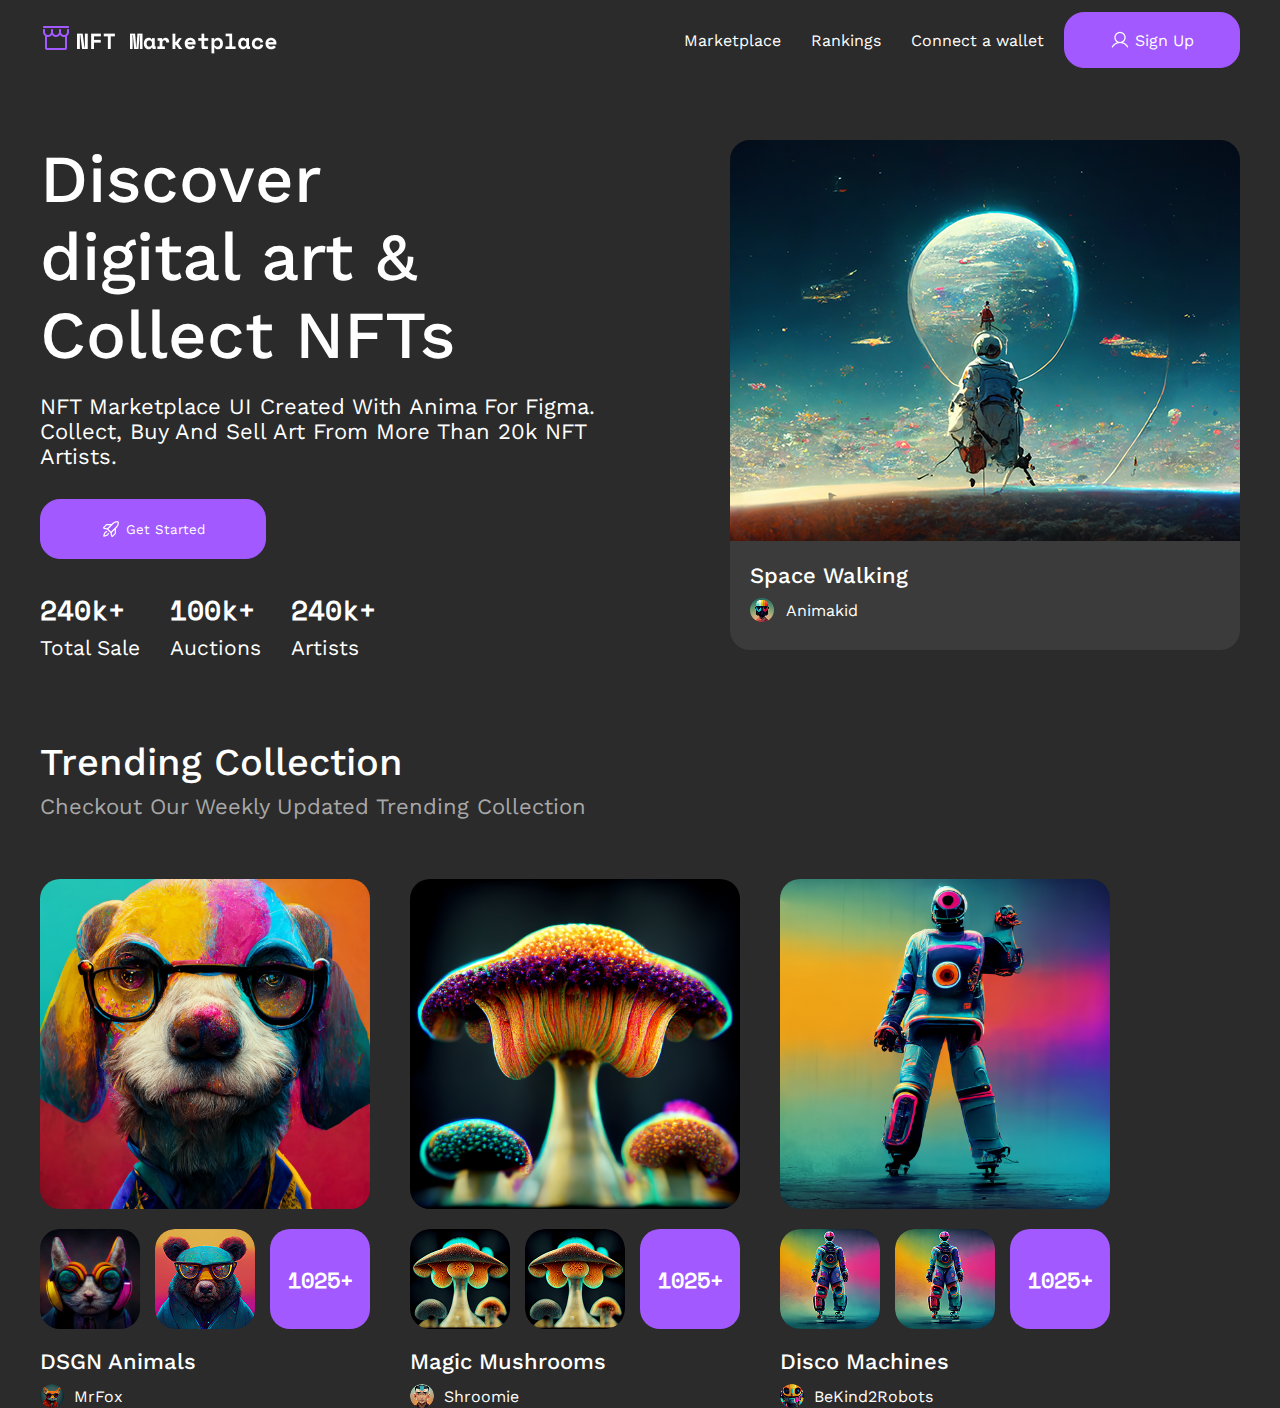
<file: index.html>
<!DOCTYPE html>
<html lang="en">

<head>
    <meta charset="UTF-8" />
    <meta name="viewport" content="width=device-width, initial-scale=1.0" />
    <link rel="stylesheet" href="./style.css" />
    <link rel="stylesheet" href="https://cdnjs.cloudflare.com/ajax/libs/font-awesome/6.7.2/css/all.min.css">
    <title>NFT HomePage</title>
</head>

<body>
    <nav>
        <div class="nav__container">
            <div class="nav__container-logo">
                <a href="./index.html">
                    <img src="/Assets/nav-logo.png" alt="it is a logo" loading="lazy" />
                    <img src="/Assets/NFT Marketplace.png" alt="it is a text" loading="lazy" />
                </a>
            </div>
            <div class="nav__container-right">
                <button class="nav-bar">
                    <img src="/Assets/nav menu.png" alt="it is a menu" loading="lazy" />
                </button>
                <button class="xmark"><i class="fa-solid fa-x "></i></button>
                <ul class="container__right-list">
                    <li><a href="#">Marketplace</a></li>
                    <li><a href="./creators/creators.html">Rankings</a></li>
                    <li><a href="./connect-wallet/connect-wallet.html">Connect a wallet</a></li>
                </ul>
                <div class="container__right-button">
                    <a href="./signup/signup.html">
                        <button class="header__button">
                            <img src="/Assets/User.png" alt="it is a user" /> Sign Up
                        </button></a>
                </div>
            </div>
        </div>
    </nav>
    <main>
        <section class="hero">
            <div class="hero__container">
                <div class="hero__container-textBox">
                    <div class="container__textBox-title">
                        <h1>
                            Discover <br />
                            digital art & <br />
                            Collect NFTs
                        </h1>
                        <p>
                            NFT marketplace UI created with Anima for Figma. Collect, buy
                            and sell art from more than 20k NFT artists.
                        </p>
                    </div>
                    <div class="container__textBox-button">
                        <button>
                            <img src="/Assets/RocketLaunch.png" alt="it is a rocket" loading="lazy" />Get Started
                        </button>
                        <div class="textBox__button-salesBoxes">
                            <div class="button__salesBoxes-box">
                                <p>240k+</p>
                                <p>Total Sale</p>
                            </div>
                            <div class="button__salesBoxes-box">
                                <p>100k+</p>
                                <p>Auctions</p>
                            </div>
                            <div class="button__salesBoxes-box">
                                <p>240k+</p>
                                <p>Artists</p>
                            </div>
                        </div>
                    </div>
                </div>
                <div class="hero__container-imgBox">
                    <img src="/Assets/hero-imgBox-imh.png" alt="it is an image" loading="lazy" />
                    <div class="container__imgBox-bottom">
                        <p>Space Walking</p>
                        <div class="imgBox-bottom-avatar">
                            <img src="/Assets/Avatar.png" alt="it is profile pic" loading="lazy" />
                            <small>Animakid</small>
                        </div>
                    </div>
                </div>
            </div>
        </section>
        <section class="collection">
            <div class="collection-container">
                <div class="collection-title">
                    <h2>Trending Collection</h2>
                    <p>Checkout Our Weekly Updated Trending Collection</p>
                </div>
                <div class="collection-boxes">
                    <div class="collection-box1">
                        <img src="./Assets/collection-box1.png" alt="Dog Pic" loading="lazy" width="330" height="330">
                        <div class="collection-box1-imgbox">
                            <img src="./Assets/collection-box-imgbox1.png" alt="It is cat" loading="lazy" width="100" height="100"> 
                            <img src="./Assets/collection-box-imgbox2.png" alt="it is a cat" loading="lazy" width="100" height="100">
                            <p class="collection-box1-imgbox-text">1025+</p>
                        </div>
                        <div class="collection-box1-title">
                            <h4>DSGN Animals</h4>
                            <div class="collection-box1-title-avatar">
                                <img src="./Assets/collection-box1-title-avatar.png" alt="user avatar" loading="lazy" width="24" height="24">
                                <p>MrFox</p>
                            </div>
                        </div>
                    </div>
                    <div class="collection-box2">
                        <img src="./Assets/collection-box2.png" alt="Dog Pic" loading="lazy" width="330" height="330">
                        <div class="collection-box2-imgbox">
                            <img src="./Assets/collection-box2-imgbox1.png" alt="It is cat" loading="lazy" width="100" height="100"> 
                            <img src="./Assets/collection-box2-imgbox1.png" alt="it is a cat" loading="lazy" width="100" height="100">
                            <p class="collection-box1-imgbox-text">1025+</p>
                        </div>
                        <div class="collection-box2-title">
                            <h4>Magic Mushrooms</h4>
                            <div class="collection-box2-title-avatar">
                                <img src="./Assets/collection-box2-title-avatar.png" alt="user avatar" loading="lazy" width="24" height="24">
                                <p>Shroomie</p>
                            </div>
                        </div>
                    </div>
                    <div class="collection-box3">
                        <img src="./Assets/collection-box3.png" alt="Dog Pic" loading="lazy" width="330" height="330">
                        <div class="collection-box3-imgbox">
                            <img src="./Assets/collection-box-imgbox3.png" alt="It is cat" loading="lazy" width="100" height="100"> 
                            <img src="./Assets/collection-box-imgbox3.png" alt="it is a cat" loading="lazy" width="100" height="100">
                            <p class="collection-box1-imgbox-text">1025+</p>
                        </div>
                        <div class="collection-box3-title">
                            <h4>Disco Machines</h4>
                            <div class="collection-box3-title-avatar">
                                <img src="./Assets/collection-box3-title-avatar.png" alt="user avatar" loading="lazy" width="24" height="24">
                                <p>BeKind2Robots</p>
                            </div>
                        </div>
                    </div>
                </div>
            </div>
        </section>
        <!-- collection end -->
        <!-- Creators left -->
         <!-- Category begin -->
    </main>
</body>
<script src="./script.js"></script>
</html>
</file>
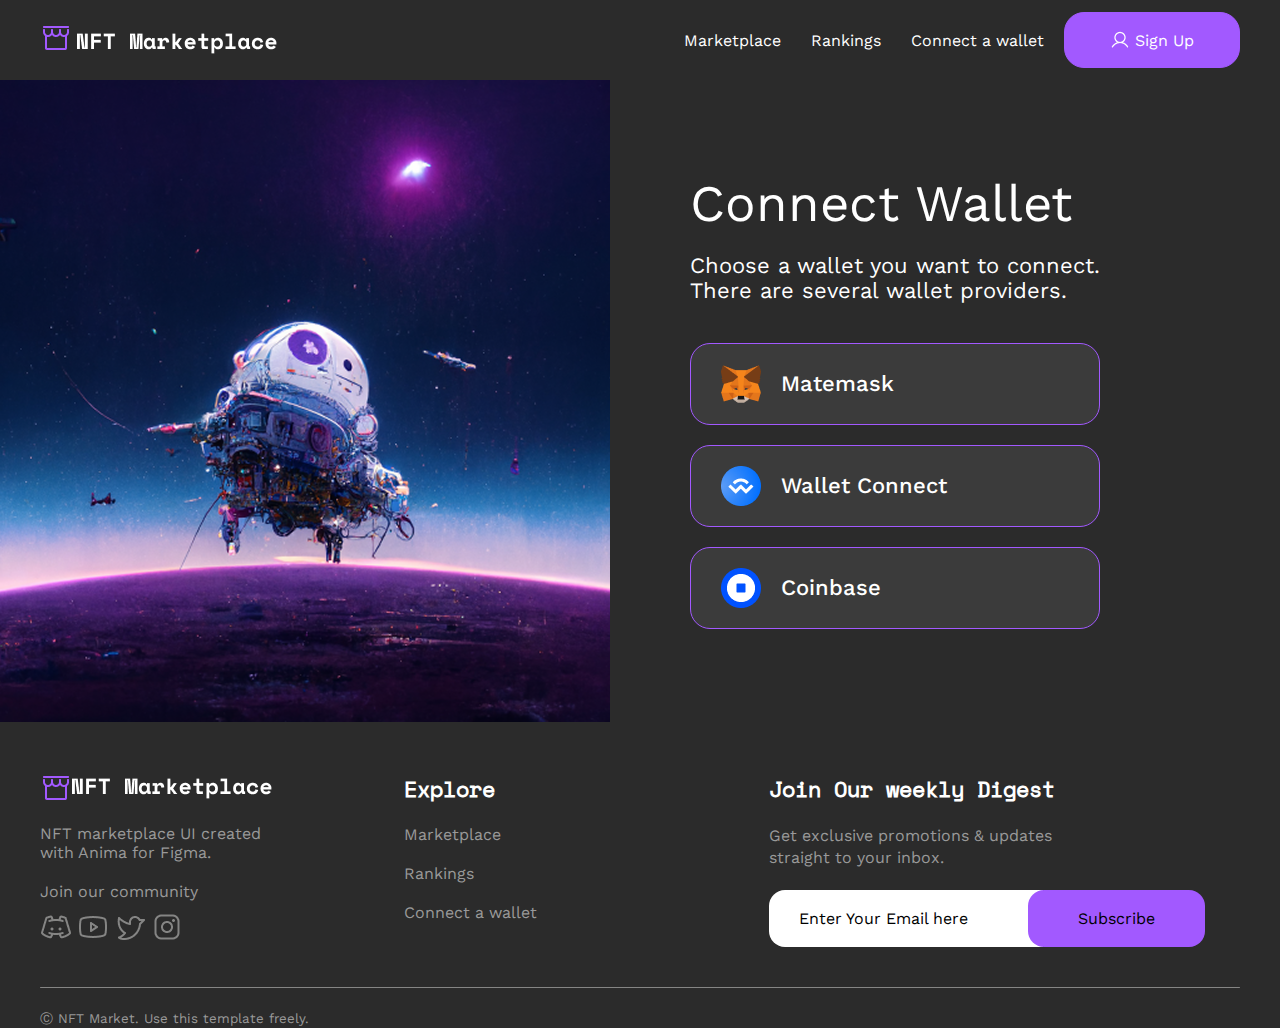
<file: connect-wallet/connect-wallet.html>
<!DOCTYPE html>
<html lang="en">
<head>
    <meta charset="UTF-8">
    <meta name="viewport" content="width=device-width, initial-scale=1.0">
    <link rel="stylesheet" href="./connect-wallet.css">
    <link rel="stylesheet" href="https://cdnjs.cloudflare.com/ajax/libs/font-awesome/6.7.2/css/all.min.css">
    <title>Connect Your wallet</title>
</head>
<body>
    <nav>
        <div class="nav__container">
            <div class="nav__container-logo">
                <a href="../index.html">
                    <img src="/Assets/nav-logo.png" alt="it is a logo" loading="lazy" />
                    <img src="/Assets/NFT Marketplace.png" alt="it is a text" loading="lazy" />
                </a>
            </div>
            <div class="nav__container-right">
                <button class="nav-bar">
                    <img src="/Assets/nav menu.png" alt="it is a menu" loading="lazy" />
                </button>
                <button class="xmark"><i class="fa-solid fa-x "></i></button>
                <ul class="container__right-list">
                    <li><a href="#">Marketplace</a></li>
                    <li><a href="../creators/creators.html">Rankings</a></li>
                    <li><a href="./connect-wallet.html">Connect a wallet</a></li>
                </ul>
                <div class="container__right-button">
                    <a href="../signup/signup.html">
                        <button class="header__button">
                            <img src="/Assets/User.png" alt="it is a user" /> Sign Up
                        </button></a>
                </div>
            </div>
        </div>
    </nav>

    <main>
        <section class="hero">
            <div class="hero-container">
                <img src="./connect-wallet-assets/Image Placeholder.png" class="hero-container-img alt="Space photo" width="610" height="642" loading="lazy">
                <div class="hero-textbox">
                    <div class="hero-textbox-title">
                        <h3>Connect Wallet</h3>
                        <p>Choose a wallet you want to connect. <br>There are several wallet providers.</p>
                    </div>
                    <div class="hero-textbox-types">
                        <div class="hero-textbox-types-box">
                            <img src="./connect-wallet-assets/Metamask.png" alt="Fox img" loading="lazy" width="40" height="40">
                            <p>Matemask</p>
                        </div>
                        <div class="hero-textbox-types-box">
                            <img src="./connect-wallet-assets/WalletConnect.png" alt="Connect img" loading="lazy" width="40" height="40">
                            <p>Wallet Connect</p>
                        </div>
                        <div class="hero-textbox-types-box">
                            <img src="./connect-wallet-assets/Coinbase.png" alt="Fox img" loading="lazy" width="40" height="40">
                            <p>Coinbase</p>
                        </div>
                    </div>
                </div>
            </div>
        </section>
    </main>


    <footer>
        <div class="footer-container">
          <div class="footer-column1">
            <a href="../index.html" class="logo">
              <img src="/Assets/nav-logo.png" alt="it is a logo" loading="lazy" />
              <img
                src="/Assets/NFT Marketplace.png"
                alt="it is a text"
                loading="lazy"
              />
            </a>
            <p>NFT marketplace UI created <br />with Anima for Figma.</p>
            <div class="footer-column1-community">
              <p>Join our community</p>
              <div class="footer-column1-community-brand">
                <img
                  src="./connect-wallet-assets/DiscordLogo (1).png"
                  alt="It is a discord logo"
                  loading="lazy"
                  width="32"
                  height="32"
                />
                <img
                  src="./connect-wallet-assets/YoutubeLogo (1).png"
                  alt="It is a youtube logo"
                  loading="lazy"
                  width="32"
                  height="32"
                />
                <img
                  src="./connect-wallet-assets/TwitterLogo (1).png"
                  alt="It is a twitter logo"
                  loading="lazy"
                  width="32"
                  height="32"
                />
                <img
                  src="./connect-wallet-assets/InstagramLogo (1).png"
                  alt="It is an instagram logo"
                  loading="lazy"
                  width="32"
                  height="32"
                />
              </div>
            </div>
          </div>
            <div class="footer-column2">
              <h2>Explore</h2>
              <a href="#">
                <p>Marketplace</p> </a
              ><a href="#">
                <p>Rankings</p> </a
              ><a href="#">
                <p>Connect a wallet</p>
              </a>
            </div>
            <div class="footer-column3">
              <h2>Join Our weekly Digest</h2>
              <p>Get exclusive promotions & updates <br>straight to your inbox.</p>
              <div class="footer-column3-input">
                  <input type="email" placeholder="Enter Your Email here">
                  <button>Subscribe</button>
              </div>
            </div>
          </div>
          <div class="footer-line"></div>
          <div class="footer-copyright">
            <small>Ⓒ NFT Market. Use this template freely.</small>
          </div>
      </footer>


    <script src="../script.js"></script>
</body>
</html>
</file>
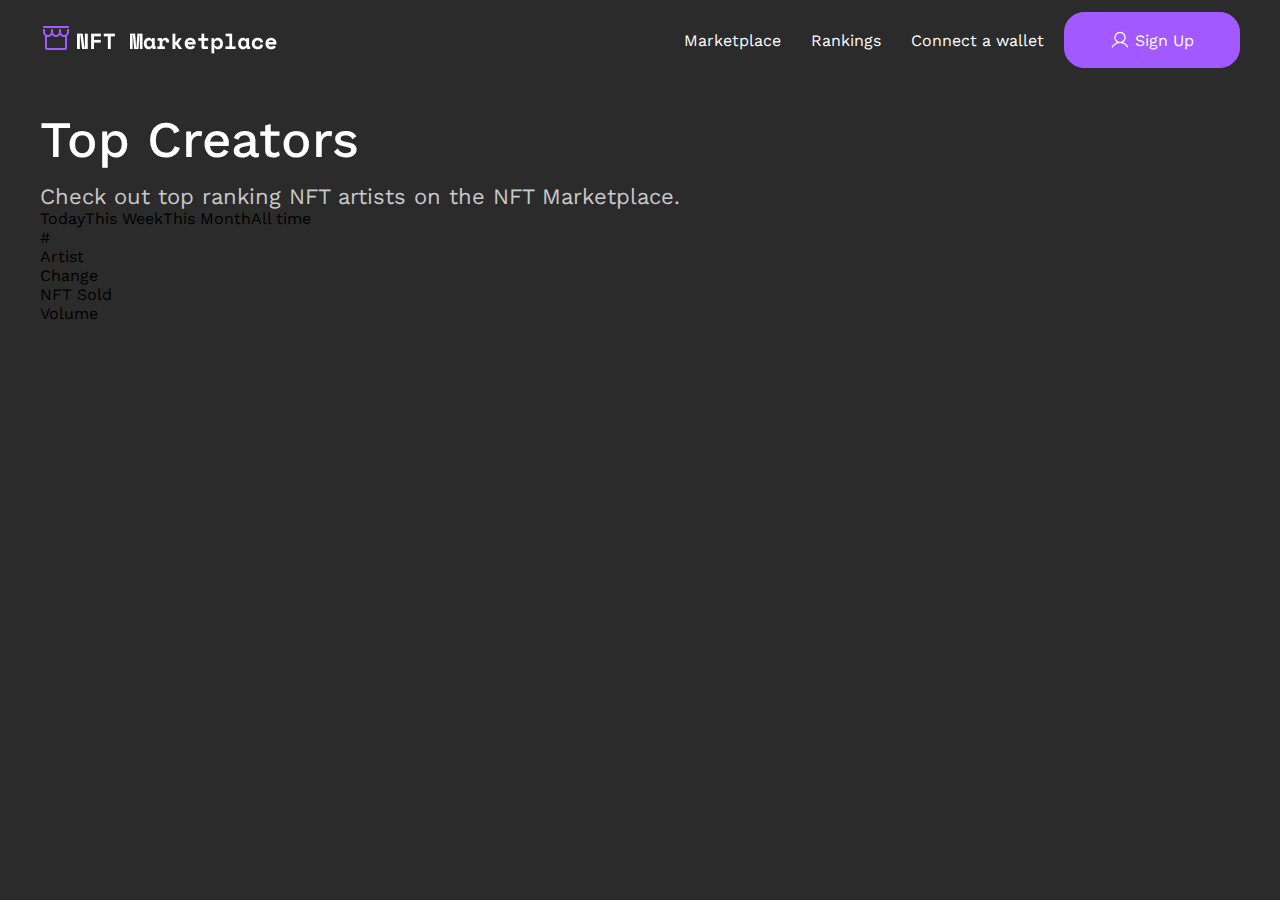
<file: creators/creators.html>
<!DOCTYPE html>
<html lang="en">
<head>
    <meta charset="UTF-8">
    <meta name="viewport" content="width=device-width, initial-scale=1.0">
    <link rel="stylesheet" href="./creators.css">
    <title>Top Creators</title>
</head>
<body>
    <nav>
        <div class="nav__container">
            <div class="nav__container-logo">
                <a href="../index.html">
                    <img src="/Assets/nav-logo.png" alt="it is a logo" loading="lazy" />
                    <img src="/Assets/NFT Marketplace.png" alt="it is a text" loading="lazy" />
                </a>
            </div>
            <div class="nav__container-right">
                <button class="nav-bar">
                    <img src="/Assets/nav menu.png" alt="it is a menu" loading="lazy" />
                </button>
                <button class="xmark"><i class="fa-solid fa-x "></i></button>
                <ul class="container__right-list">
                    <li><a href="#">Marketplace</a></li>
                    <li><a href="./creators.html">Rankings</a></li>
                    <li><a href="../connect-wallet/connect-wallet.html">Connect a wallet</a></li>
                </ul>
                <div class="container__right-button">
                    <a href="../signup/signup.html">
                        <button class="header__button">
                            <img src="/Assets/User.png" alt="it is a user" /> Sign Up
                        </button></a>
                </div>
            </div>
        </div>
    </nav>

    <section class="creators">
        <div class="creators-container">
            <div class="creators-title">
                <h3>Top Creators</h3>
                <p>Check out top ranking NFT artists on the NFT Marketplace.</p>
            </div>
            <div class="creators-datebox">
                <p>Today</p>
                <p>This Week</p>
                <p>This Month</p>
                <p>All time</p>
            </div>
            <div class="creators-boxes">
                <div class="creators-boxes-filter">
                    <div class="left">
                        <p>#</p>
                        <p>Artist</p>
                    </div>
                    <div class="right">
                        <p>Change</p>
                        <p>NFT Sold</p>
                        <p>Volume</p>
                    </div>
                </div>
            </div>
        </div>
    </section>

    <script src="../script.js"></script>
</body>
</html>
</file>
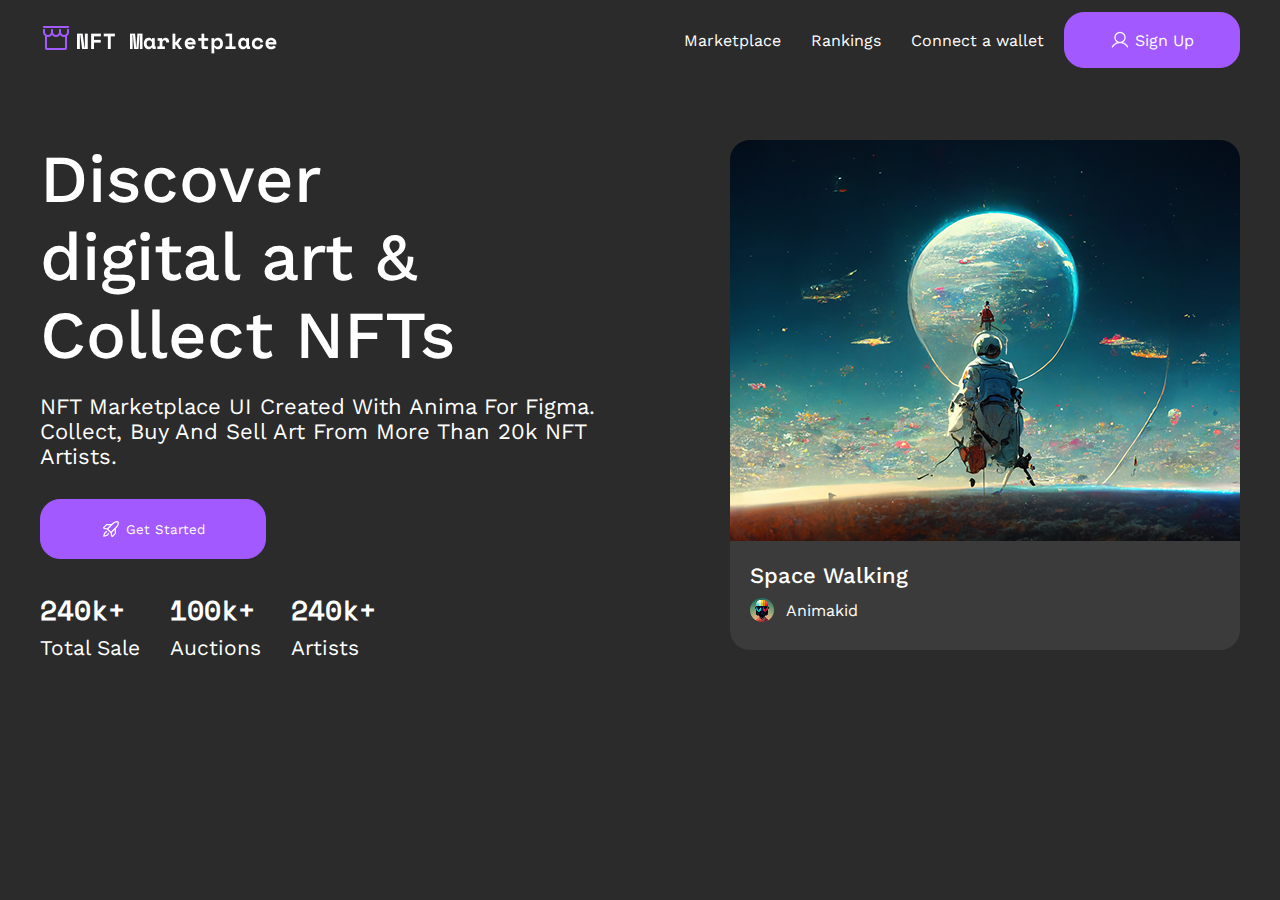
<file: homepage/homepage.html>
<!DOCTYPE html>
<html lang="en">

<head>
    <meta charset="UTF-8" />
    <meta name="viewport" content="width=device-width, initial-scale=1.0" />
    <link rel="stylesheet" href="./homepage.css" />
    <title>NFT HomePage</title>
</head>

<body>
    <nav>
        <div class="nav__container">
            <div class="nav__container-logo">
                <img src="/Assets/nav-logo.png" alt="it is a logo" loading="lazy" />
                <img src="/Assets/NFT Marketplace.png" alt="it is a text" loading="lazy" />
            </div>
            <div class="nav__container-right">
                <button class="nav-bar">
                    <img src="/Assets/nav menu.png" alt="it is a menu" loading="lazy" />
                </button>
                <ul class="container__right-list">
                    <li><a href="#">Marketplace</a></li>
                    <li><a href="#">Rankings</a></li>
                    <li><a href="#">Connect a wallet</a></li>
                </ul>
                <div class="container__right-button">
                    <a href="#">
                        <button class="header__button">
                            <img src="/Assets/User.png" alt="it is a user" /> Sign Up
                        </button></a>
                </div>
            </div>
        </div>
    </nav>
    <main>
        <section class="hero">
            <div class="hero__container">
                <div class="hero__container-textBox">
                    <div class="container__textBox-title">
                        <h1>
                            Discover <br />
                            digital art & <br />
                            Collect NFTs
                        </h1>
                        <p>
                            NFT marketplace UI created with Anima for Figma. Collect, buy
                            and sell art from more than 20k NFT artists.
                        </p>
                    </div>
                    <div class="container__textBox-button">
                        <button>
                            <img src="/Assets/RocketLaunch.png" alt="it is a rocket" loading="lazy" />Get Started
                        </button>
                        <div class="textBox__button-salesBoxes">
                            <div class="button__salesBoxes-box">
                                <p>240k+</p>
                                <p>Total Sale</p>
                            </div>
                            <div class="button__salesBoxes-box">
                                <p>100k+</p>
                                <p>Auctions</p>
                            </div>
                            <div class="button__salesBoxes-box">
                                <p>240k+</p>
                                <p>Artists</p>
                            </div>
                        </div>
                    </div>
                </div>
                <div class="hero__container-imgBox">
                    <img src="/Assets/hero-imgBox-imh.png" alt="it is an image" loading="lazy" />
                    <div class="container__imgBox-bottom">
                        <p>Space Walking</p>
                        <div class="imgBox-bottom-avatar">
                            <img src="/Assets/Avatar.png" alt="it is profile pic" loading="lazy" />
                            <small>Animakid</small>
                        </div>
                    </div>
                </div>
            </div>
        </section>
    </main>
</body>
<script src="./homepage.js"></script>

</html>
</file>
<file: style.css>
*{
    padding: 0;
    margin: 0;
    box-sizing: border-box;
    font-family: "WorkSans";
}
@font-face {
    font-family: "WorkSans";
    src: url(/Assets/fonts/WorkSans-Regular.ttf);
    font-weight: 400;
}
@font-face {
    font-family: "WorkSans";
    src: url(/Assets/fonts/WorkSans-Medium.ttf);
    font-weight: 700;
}
@font-face {
    font-family: "WorkSans";
    src: url(/Assets/fonts/WorkSans-Bold.ttf);
    font-weight: 900;
}
@font-face {
    font-family: "Space";
    src: url(/Assets/fonts/SpaceMono-Regular.ttf);
    font-weight: normal;
}
@font-face {
    font-family: "Sapace";
    src: url(/Assets/fonts/SpaceMono-Bold.ttf);
    font-weight: bold;
}
button{
    transition: 0.3s;
    cursor: pointer;
}
body {
    background: rgba(43, 43, 43, 1);
}
li, a{
    list-style: none;
    text-decoration: none;
}
button, input{
    background: none;
    border: none;
    outline: none;
}
.nav__container{
    max-width: 1400px;
    width: 100%;
    margin: 0 auto;
    display: flex;
    height: 80px;
    align-items: center;
    justify-content: space-between;
}
.nav__container-right{
    display: flex;
    gap: 20px;
    align-items: center;
}
.container__right-list {
    display: flex;
    gap: 30px;
}
.container__right-list li a {
    color: #fff;
    font-size: 16px;
}
.container__right-button a button{
    padding: 17px 45px;
    display: flex;
    color: #fff;
    font-size: 16px;
    align-items: center;
    justify-content: center;
    gap: 5px;
    border-radius: 20px;
    background: rgba(162, 89, 255, 1);
    border: 1px solid rgba(162, 89, 255, 1);
}
.container__right-button a button:hover {
    background: none;
}
.nav-bar{
    display: none;
}
.nav-list-toggle{
    display: flex !important;
    flex-direction: column;
    align-items: flex-start;
    justify-content: flex-start;
    background: rgba(162, 89, 255, 1);
    z-index: 1;
    width: 200px;
    height: 100vh;
    font-size: 22px;
    position: fixed;
    top: 0px;
    padding: 10px 30px;
    right: 0px;
}
.xmark {
    display: none;
    position: fixed;
    right: 10px;
    z-index: 3;
    top: 10px;
}
.xmark i {
    color: #fff;
    font-size: 22px;
}
/* Navigation end */
/* Hero begin */
.hero__container {
    width: 100%;
    max-width: 1200px;
    margin: 0 auto;
    display: flex;
    margin-top: 60px;
    justify-content: space-between;
}
.hero__container-textBox {
    display: flex;
    flex-direction: column;
    gap: 30px;
}
.container__textBox-title {
    display: flex;
    flex-direction: column;
    gap: 20px;
}
.container__textBox-title h1 {
    font-size: 67px;
    color: #fff;
    font-weight: bold;    
}
.container__textBox-title p {
    font-size: 22px;
    color: #fff;
    text-transform: capitalize;
    width: 90%;
}
.container__textBox-button button{
    display: flex;
    align-items: center;
    gap: 5px;
    border-radius: 20px;
    color: #fff;
    border: 1px solid rgba(162, 89, 255, 1);
    padding: 19px 60px;
    background: rgba(162, 89, 255, 1);
}
.container__textBox-button{
    display: flex;
    flex-direction: column;
    gap: 30px;
    align-items: flex-start;
}
.container__textBox-button button:hover{
    background: none;
}
.textBox__button-salesBoxes {
    display: flex;
    gap: 30px;
}
.button__salesBoxes-box {
    display: flex;
    flex-direction: column;
    gap: 5px;
    color: #fff;
}
.button__salesBoxes-box p:nth-child(1) {
    font-family: "Space";
    font-weight: bold;
    font-size: 28px;
}
.button__salesBoxes-box p:nth-child(2) {
    font-size: 21px;
}
.hero__container-imgBox {
    display: flex;
    flex-direction: column;
    gap: 0;
}
.container__imgBox-bottom {
    display: flex;
    flex-direction: column;
    padding: 22px 20px;
    gap: 10px;
    width: 510px;
    height: 109px;
    background: rgba(59, 59, 59, 1);
    border-radius: 0px 0px 20px 20px;
}
.container__imgBox-bottom p{
    font-size: 22px;
    font-weight: 600;
    color: #fff;
}
.imgBox-bottom-avatar {
    display: flex;
    gap: 12px;
    align-items: center;
}
.imgBox-bottom-avatar small {
    font-size: 16px;
    font-weight: 400;
    color: #fff;
}
/* hero end */
/* Collection begin */

.collection {
    margin-top: 80px;
}
.collection-container {
    width: 100%;
    margin: 0 auto;
    max-width: 1200px;
}
.collection-title {
    display: flex;
    flex-direction: column;
    gap: 10px;
}
.collection-title h2 {
    color: #fff;
    font-size: 38px;
}
.collection-title p {
    color: rgba(255, 255, 255, 0.6);
    font-size: 22px;
}
.collection-boxes {
    margin-top: 60px;
    display: flex;
    gap: 40px;
}
.collection-box1 img{
    border-radius: 20px;
}
.collection-box1 {
    display: flex;
    flex-direction: column;
    gap: 20px;
}
.collection-box1-imgbox img {
    border-radius: 20px;
}
.collection-box1-imgbox p {
    display: flex;
    align-items: center;
    justify-content: center;
    width: 100px;
    font-size: 22px;
    font-family: "Space";
    font-weight: 700;
    height: 100px;
    background: rgba(162, 89, 255, 1);
    color: #fff;
    border-radius: 20px;
}
.collection-box1-imgbox {
    display: flex;
    gap: 15px;
}
.collection-box1-title {
    display: flex;
    flex-direction: column;
    gap: 10px;
}
.collection-box1-title h4 {
    color: #fff;
    font-size: 22px;
}
.collection-box1-title-avatar {
    display: flex;
    gap: 10px;
    align-items: center;
}
.collection-box1-title-avatar p {
    color: #fff;
    font-size: 16px;
}

.collection-box2 img{
    border-radius: 20px;
}
.collection-box2 {
    display: flex;
    flex-direction: column;
    gap: 20px;
}
.collection-box2-imgbox img {
    border-radius: 20px;
}
.collection-box2-imgbox p {
    display: flex;
    align-items: center;
    justify-content: center;
    width: 100px;
    font-size: 22px;
    font-family: "Space";
    font-weight: 700;
    height: 100px;
    background: rgba(162, 89, 255, 1);
    color: #fff;
    border-radius: 20px;
}
.collection-box2-imgbox {
    display: flex;
    gap: 15px;
}
.collection-box2-title {
    display: flex;
    flex-direction: column;
    gap: 10px;
}
.collection-box2-title h4 {
    color: #fff;
    font-size: 22px;
}
.collection-box2-title-avatar {
    display: flex;
    gap: 10px;
    align-items: center;
}
.collection-box2-title-avatar p {
    color: #fff;
    font-size: 16px;
}

.collection-box3 img{
    border-radius: 20px;
}
.collection-box3 {
    display: flex;
    flex-direction: column;
    gap: 20px;
}
.collection-box3-imgbox img {
    border-radius: 20px;
}
.collection-box3-imgbox p {
    display: flex;
    align-items: center;
    justify-content: center;
    width: 100px;
    font-size: 22px;
    font-family: "Space";
    font-weight: 700;
    height: 100px;
    background: rgba(162, 89, 255, 1);
    color: #fff;
    border-radius: 20px;
}
.collection-box3-imgbox {
    display: flex;
    gap: 15px;
}
.collection-box3-title {
    display: flex;
    flex-direction: column;
    gap: 10px;
}
.collection-box3-title h4 {
    color: #fff;
    font-size: 22px;
}
.collection-box3-title-avatar {
    display: flex;
    gap: 10px;
    align-items: center;
}
.collection-box3-title-avatar p {
    color: #fff;
    font-size: 16px;
}











@media (max-width:1400px) {
    .nav__container {
        max-width: 1200px;
        width: 100%;
    }
}

@media (max-width:1200px) {
    .nav__container {
        max-width: 980px;
        width: 100%;
    }
    .hero__container {
        max-width: 1000px;
    }
    .collection-container {
        max-width: 1000px;
    }
    .collection-box3 {
        display: none;
    }
    .collection-boxes {
        justify-content: center;
    }
    .collection-title {
        align-items: center;
    }
}


@media (max-width:980px) {
    .nav-bar {
        display: flex;
    }
    .nav__container {
        max-width: 786px;
    }
    .container__right-list {
        display: none;
    }
    .container__right-list.nav-list-active {
        display: flex !important;
    }
    .container__right-button {
        display: none;
    }
    .hero__container {
        max-width: 768px;
        justify-content: space-between;
    }
    .hero__container-textBox {
        width: 500px;
    }
    .hero__container-imgBox img{ 
        width: 100%;
    }
    .container__imgBox-bottom {
        width: 100%;
    }
    .imgBox-bottom-avatar img{
        width: 20px;
    }
    .container__textBox-title h1 {
        font-size: 45px ;
    }
    .container__textBox-title p {
        font-size: 18px;
        width: 70%;
    }
    .container__textBox-button button {
        padding: 15px 30px;
    }
    .button__salesBoxes-box p:nth-child(1){ 
        font-size: 20px;
    }
}

@media (max-width:768px) {
    .nav__container {
        max-width: 600px;
    }
    .hero__container {
        max-width: 600px;
    }
    .button__salesBoxes-box p:nth-child(2) {
        font-size: 15px;
    }
    .collection-box2 {
        display: none;
    }

}

@media (max-width:600px) {
    .nav__container {
        max-width: 400px;
    }
    .hero__container {
        max-width: 400px;
        justify-content: center;
        flex-direction: column;
    }
    .hero__container-textBox {
        overflow: hidden;
        max-width: 400px;
        align-items: center;
        text-align: center;
        margin-bottom: 20px;
    }
    .container__textBox-title p {
        width: 100%;
    }
    .container__textBox-button{
        align-items: center;
    }
    .collection-title  {
        text-align: center;
    }
    .collection-title h2 {
        font-size: max(20px, 32px);
    }
    .collection-title p {
        font-size: min(18px, 22px);
    }
}

@media (max-width:420px) {
    .hero__container-textBox {
        overflow: hidden;
        max-width: 320px;
    }
    .hero__container-imgBox {
        overflow: hidden;
        max-width: 300px;
    }
    .container__textBox-title h1 {
        font-size: 38px;
    }
    .container__textBox-title p {
        font-size: 15px;
        width: 70%;
        margin: 0 auto;
    }
}

@media (max-width:400px) {
    .nav__container {
        max-width: 320px;
    }
}

@media (max-width:350px) {
    .collection-title p{ 
        font-size: 18px;
    }
    .collection-box1 img {
        width: 310px !important ;
    } 
    .collection-box1-imgbox img, .collection-box1-imgbox p {
        width: 90px !important;
    }
    .collection-box1-title-avatar {
        width: 24px;
        height: 24px;
    }
}
</file>
<file: connect-wallet/connect-wallet.css>
* {
  padding: 0;
  margin: 0;
  box-sizing: border-box;
  font-family: "WorkSans";
}
@font-face {
  font-family: "WorkSans";
  src: url(/Assets/fonts/WorkSans-Regular.ttf);
  font-weight: 400;
}
@font-face {
  font-family: "WorkSans";
  src: url(/Assets/fonts/WorkSans-Medium.ttf);
  font-weight: 700;
}
@font-face {
  font-family: "WorkSans";
  src: url(/Assets/fonts/WorkSans-Bold.ttf);
  font-weight: 900;
}
@font-face {
  font-family: "Space";
  src: url(/Assets/fonts/SpaceMono-Regular.ttf);
  font-weight: normal;
}
@font-face {
  font-family: "Sapace";
  src: url(/Assets/fonts/SpaceMono-Bold.ttf);
  font-weight: bold;
}
button {
  transition: 0.3s;
  cursor: pointer;
}
body {
  background: rgba(43, 43, 43, 1);
}
li,
a {
  list-style: none;
  text-decoration: none;
}
button,
input {
  background: none;
  border: none;
  outline: none;
}
.nav__container {
  max-width: 1400px;
  width: 100%;
  margin: 0 auto;
  display: flex;
  height: 80px;
  align-items: center;
  justify-content: space-between;
}
.nav__container-right {
  display: flex;
  gap: 20px;
  align-items: center;
}
.container__right-list {
  display: flex;
  gap: 30px;
}
.container__right-list li a {
  color: #fff;
  font-size: 16px;
}
.container__right-button a button {
  padding: 17px 45px;
  display: flex;
  color: #fff;
  font-size: 16px;
  align-items: center;
  justify-content: center;
  gap: 5px;
  border-radius: 20px;
  background: rgba(162, 89, 255, 1);
  border: 1px solid rgba(162, 89, 255, 1);
}
.container__right-button a button:hover {
  background: none;
}
.nav-bar {
  display: none;
}
.nav-list-toggle {
  display: flex !important;
  flex-direction: column;
  align-items: flex-start;
  justify-content: flex-start;
  background: rgba(162, 89, 255, 1);
  z-index: 1;
  width: 200px;
  height: 100vh;
  font-size: 22px;
  position: fixed;
  top: 0px;
  padding: 10px 30px;
  right: 0px;
}
.xmark {
  display: none;
  position: fixed;
  right: 10px;
  z-index: 3;
  top: 10px;
}
.xmark i {
  color: #fff;
  font-size: 22px;
}
.container__right-list li a {
  position: relative;
  transition: all 0.5s ease-in;
}
.container__right-list li a::before {
  content: "";
  position: absolute;
  width: 0; /* Start hidden */
  height: 2px;
  background: rgba(162, 89, 255, 1);
  bottom: -3px;
  left: 50%;
  transition: all 0.5s ease-in-out;
  transform: translateX(-50%);
}
.container__right-list li a:hover::before {
  width: 100%;
}
/* Header end */
/* Main, Hero begin */

.hero-container {
  display: flex;
  gap: 80px;
  align-items: center;  
}
.hero-textbox{
  display: flex;
  flex-direction: column;
  gap: 40px;
}
.hero-textbox-title h3 {
  font-size: 51px;
  color: #fff;
  font-weight: 500;
}
.hero-textbox-title p {
  font-size: 22px;
  color: #fff;
}
.hero-textbox-title {
  display: flex;
  flex-direction: column;
  gap: 20px;
}
.hero-textbox-types {
  display: flex;
  flex-direction: column;
  gap: 20px;
}
.hero-textbox-types-box {
  display: flex;
  padding: 20px 30px;
  gap: 20px;
  align-items: center;
  border: 1px solid rgba(162, 89, 255, 1);
  border-radius: 20px;
  background: rgba(59, 59, 59, 1);
  transition: 0.5s;
}
.hero-textbox-types-box:hover {
  background: rgba(43, 43, 43, 1);
  cursor: pointer;
}
.hero-textbox-types-box p {
  font-size: 22px;
  color: #fff;
  font-weight: 600;
}
/* Main, hero end */
/* Footer begin */


.footer-container{
  max-width: 1400px;
  width: 100%;
  margin: 0 auto;
  display: flex;
  gap: 50px;
  margin-top: 50px;
}
.logo {
  display: flex;
  align-items: center;
}
.footer-column1 {
  display: flex;
  flex: 2;
  flex-direction: column;
  gap: 20px;
}
.footer-column1 p {
  font-size: 16px;
  color: rgba(204, 204, 204, 0.7);
}
.footer-column1-community {
  display: flex;
  flex-direction: column;
  gap: 10px;
}
.footer-column2 {
  display: flex;
  flex: 2;
  flex-direction: column;
  gap: 20px;
}
.footer-column2 h2 {
  font-size: 22px;
  color: #fff;
  font-family: "Space";
  font-weight: 700;
}
.footer-column2 a p {
  font-size: 16px;
  color: rgba(204, 204, 204, 0.7);  
}
.footer-column3 {
  flex: 3;
  display: flex;
  flex-direction: column;
  gap: 20px;
}
.footer-column3 h2 {
  font-size: 22px;
  color: #fff;
  font-family: "Space";
  font-weight: 700;
}
.footer-column3 p {
  font-size: 16px;
  color: rgba(204, 204, 204, 0.7);
  line-height: 140%;
}
.footer-column3-input {
  display: flex;
}
.footer-column3 input {
  padding: 19px 30px;
  font-size: 16px;
  border-radius: 16px 0px 0px 16px;
  background: #fff;
  color: #000;
}
.footer-column3 input::placeholder {
  color: #000;
}
.footer-column3 button {
  padding: 19px 50px;
  background: rgba(162, 89, 255, 1);
  font-size: 16px;
  border-radius: 16px;
  transform: translateX(-15px);
}
.footer-line {
  max-width: 1400px;
  width: 100%;
  margin: 0 auto;
  height: 1px;
  margin-top: 40px;
  border-radius: 20px;
  background: rgba(133, 133, 132, 1);
}
.footer-copyright {
  font-size: 16px;
  color: rgba(204, 204, 204, 0.7);
  max-width: 1400px;
  margin: 0 auto;
  margin-top: 20px;
}














@media (max-width:1400px) {
  .nav__container {
    max-width: 1200px;
    width: 100%;
  }
  .footer-line, .footer-copyright, .footer-container {
    max-width: 1200px;
  }
}

@media (max-width:1200px) {
  .nav__container {
    max-width: 980px;
    width: 100%;
  }
}

@media (max-width:1100px) {
  .hero-textbox-title p {
    font-size: 19px;
  }
  .hero-textbox-title h3 {
    font-size: 35px;
  }
  .hero-container {
    gap: 30px;
  }
}

@media (max-width:980px) {
  .nav-bar {
    display: flex;
  }
  .nav__container {
    max-width: 786px; 
  }
  .container__right-list {
    display: none;
  }
  .container__right-list.nav-list-active {
    display: flex !important;
  }
  .container__right-button {
    display: none;
  }
  .hero-container-img {
    width: 397px;
    height: 530px;
  }
  .footer-container {
    flex-direction: column;
  }
}

@media (max-width:768px) {
  .nav__container {
    max-width: 600px;
  }
  .hero-container {
    flex-direction: column;
    justify-content: center;
    text-align: center;
  }
} 

@media (max-width:600px) {
  .nav__container {
    max-width: 400px;
  }
}

@media (max-width:450px) {
  .footer-column3-input {
    flex-direction: column;
    align-items: flex-start;
  }
  .footer-column3-input input {
    padding: 12px 50px;
    border-radius: 16px;
  }
  .footer-column3-input button {
    padding: 12px 107px;
    border-radius: 16px;
    transform: translateX(0);
  }
}

  @media (max-width:415px) {
    .nav__container {
      max-width: 320px;
    }
  .hero-container-img {
    width: 100%;
    height: 240px;
  }
  .hero-textbox-title h3 {
    font-size: 27px;
  }
  .hero-textbox-title p {
    font-size: 16px;
  }
}
</file>
<file: creators/creators.css>
* {
    padding: 0;
    margin: 0;
    box-sizing: border-box;
    font-family: "WorkSans";
}

@font-face {
    font-family: "WorkSans";
    src: url(/Assets/fonts/WorkSans-Regular.ttf);
    font-weight: 400;
}

@font-face {
    font-family: "WorkSans";
    src: url(/Assets/fonts/WorkSans-Medium.ttf);
    font-weight: 700;
}

@font-face {
    font-family: "WorkSans";
    src: url(/Assets/fonts/WorkSans-Bold.ttf);
    font-weight: 900;
}

@font-face {
    font-family: "Space";
    src: url(/Assets/fonts/SpaceMono-Regular.ttf);
    font-weight: normal;
}

@font-face {
    font-family: "Sapace";
    src: url(/Assets/fonts/SpaceMono-Bold.ttf);
    font-weight: bold;
}

button {
    transition: 0.3s;
    cursor: pointer;
}

body {
    background: rgba(43, 43, 43, 1);
}

li,
a {
    list-style: none;
    text-decoration: none;
}

button,
input {
    background: none;
    border: none;
    outline: none;
}

.nav__container {
    max-width: 1400px;
    width: 100%;
    margin: 0 auto;
    display: flex;
    height: 80px;
    align-items: center;
    justify-content: space-between;
}

.nav__container-right {
    display: flex;
    gap: 20px;
    align-items: center;
}

.container__right-list {
    display: flex;
    gap: 30px;
}

.container__right-list li a {
    color: #fff;
    font-size: 16px;
}

.container__right-button a button {
    padding: 17px 45px;
    display: flex;
    color: #fff;
    font-size: 16px;
    align-items: center;
    justify-content: center;
    gap: 5px;
    border-radius: 20px;
    background: rgba(162, 89, 255, 1);
    border: 1px solid rgba(162, 89, 255, 1);
}

.container__right-button a button:hover {
    background: none;
}

.nav-bar {
    display: none;
}

.nav-list-toggle {
    display: flex !important;
    flex-direction: column;
    align-items: flex-start;
    justify-content: flex-start;
    background: rgba(162, 89, 255, 1);
    z-index: 1;
    width: 200px;
    height: 100vh;
    font-size: 22px;
    position: fixed;
    top: 0px;
    padding: 10px 30px;
    right: 0px;
}

.xmark {
    display: none;
    position: fixed;
    right: 10px;
    z-index: 3;
    top: 10px;
}

.xmark i {
    color: #fff;
    font-size: 22px;
}

.container__right-list li a {
    position: relative;
    transition: all 0.5s ease-in;
}

.container__right-list li a::before {
    content: "";
    position: absolute;
    width: 0;
    /* Start hidden */
    height: 2px;
    background: rgba(162, 89, 255, 1);
    bottom: -3px;
    left: 50%;
    transition: all 0.5s ease-in-out;
    transform: translateX(-50%);
}

.container__right-list li a:hover::before {
    width: 100%;
}
/* Header end */
/* Creators begin */

.creators-container {
    max-width: 1200px;
    width: 100%;
    margin-top: 30px !important;
    margin: 0 auto;
}
.creators-title {
    display: flex;
    gap: 15px;
    flex-direction: column;
}
.creators-title h3 {
    font-size: 51px;
    font-weight: 600;
    color: #fff;
}
.creators-title p {
    color: #ffffffbf;
    font-size: 22px;
    font-weight: 400;
}
.creators-datebox{
    display: flex;
    
}


















@media (max-width:1400px) {
    .nav__container {
      max-width: 1200px;
      width: 100%;
    }
}

@media (max-width:1200px) {
    .nav__container {
      max-width: 980px;
      width: 100%;
    }
}

@media (max-width:980px) {
    .nav-bar {
      display: flex;
    }
    .nav__container {
      max-width: 786px; 
    }
    .container__right-list {
      display: none;
    }
    .container__right-list.nav-list-active {
      display: flex !important;
    }
    .container__right-button {
      display: none;
    }
}

@media (max-width:768px) {
    .nav__container {
      max-width: 600px;
    }
}

@media (max-width:600px) {
    .nav__container {
      max-width: 400px;
    }
}

@media (max-width:415px) {
    .nav__container {
      max-width: 320px;
    }
}
</file>
<file: homepage/homepage.css>
*{
    padding: 0;
    margin: 0;
    box-sizing: border-box;
    font-family: "WorkSans";
}
@font-face {
    font-family: "WorkSans";
    src: url(/Assets/fonts/WorkSans-Regular.ttf);
    font-weight: 400;
}
@font-face {
    font-family: "WorkSans";
    src: url(/Assets/fonts/WorkSans-Medium.ttf);
    font-weight: 700;
}
@font-face {
    font-family: "WorkSans";
    src: url(/Assets/fonts/WorkSans-Bold.ttf);
    font-weight: 900;
}
@font-face {
    font-family: "Space";
    src: url(/Assets/fonts/SpaceMono-Regular.ttf);
    font-weight: normal;
}
@font-face {
    font-family: "Sapace";
    src: url(/Assets/fonts/SpaceMono-Bold.ttf);
    font-weight: bold;
}
button{
    transition: 0.3s;
    cursor: pointer;
}
body {
    background: rgba(43, 43, 43, 1);
}
li, a{
    list-style: none;
    text-decoration: none;
}
button, input{
    background: none;
    border: none;
    outline: none;
}
.nav__container{
    max-width: 1400px;
    width: 100%;
    margin: 0 auto;
    display: flex;
    height: 80px;
    align-items: center;
    justify-content: space-between;
}
.nav__container-right{
    display: flex;
    gap: 20px;
    align-items: center;
}
.container__right-list {
    display: flex;
    gap: 30px;
}
.container__right-list li a {
    color: #fff;
    font-size: 16px;
}
.container__right-button a button{
    padding: 17px 45px;
    display: flex;
    color: #fff;
    font-size: 16px;
    align-items: center;
    justify-content: center;
    gap: 5px;
    border-radius: 20px;
    background: rgba(162, 89, 255, 1);
    border: 1px solid rgba(162, 89, 255, 1);
}
.container__right-button a button:hover {
    background: none;
}
.nav-bar{
    display: none;
}
.nav-list-toggle{
    display: flex !important;
    flex-direction: column;
    align-items: flex-start;
    justify-content: flex-start;
    background: #000;
    z-index: 100;
    width: 300px;
    height: 100vh;
    position: fixed;
    top: 0px;
    right: 0px;
}
/* Navigation end */
/* Hero begin */
.hero__container {
    width: 100%;
    max-width: 1200px;
    margin: 0 auto;
    display: flex;
    margin-top: 60px;
    justify-content: space-between;
}
.hero__container-textBox {
    display: flex;
    flex-direction: column;
    gap: 30px;
}
.container__textBox-title {
    display: flex;
    flex-direction: column;
    gap: 20px;
}
.container__textBox-title h1 {
    font-size: 67px;
    color: #fff;
    font-weight: bold;    
}
.container__textBox-title p {
    font-size: 22px;
    color: #fff;
    text-transform: capitalize;
    width: 90%;
}
.container__textBox-button button{
    display: flex;
    align-items: center;
    gap: 5px;
    border-radius: 20px;
    color: #fff;
    border: 1px solid rgba(162, 89, 255, 1);
    padding: 19px 60px;
    background: rgba(162, 89, 255, 1);
}
.container__textBox-button{
    display: flex;
    flex-direction: column;
    gap: 30px;
    align-items: flex-start;
}
.container__textBox-button button:hover{
    background: none;
}
.textBox__button-salesBoxes {
    display: flex;
    gap: 30px;
}
.button__salesBoxes-box {
    display: flex;
    flex-direction: column;
    gap: 5px;
    color: #fff;
}
.button__salesBoxes-box p:nth-child(1) {
    font-family: "Space";
    font-weight: bold;
    font-size: 28px;
}
.button__salesBoxes-box p:nth-child(2) {
    font-size: 21px;
}
.hero__container-imgBox {
    display: flex;
    flex-direction: column;
    gap: 0;
}
.container__imgBox-bottom {
    display: flex;
    flex-direction: column;
    padding: 22px 20px;
    gap: 10px;
    width: 510px;
    height: 109px;
    background: rgba(59, 59, 59, 1);
    border-radius: 0px 0px 20px 20px;
}
.container__imgBox-bottom p{
    font-size: 22px;
    font-weight: 600;
    color: #fff;
}
.imgBox-bottom-avatar {
    display: flex;
    gap: 12px;
    align-items: center;
}
.imgBox-bottom-avatar small {
    font-size: 16px;
    font-weight: 400;
    color: #fff;
}












@media (max-width:1400px) {
    .nav__container {
        max-width: 1200px;
        width: 100%;
    }
}

@media (max-width:1200px) {
    .nav__container {
        max-width: 980px;
        width: 100%;
    }
    .hero__container {
        max-width: 1000px;
    }
}

@media (max-width:980px) {
    .nav-bar {
        display: flex;
    }
    .nav__container {
        max-width: 786px;
    }
    .container__right-list {
        display: none;
    }
    .container__right-list.nav-list-active {
        display: flex !important;
    }
    .container__right-button {
        display: none;
    }
    .hero__container {
        max-width: 768px;
        justify-content: space-between;
    }
    .hero__container-textBox {
        width: 500px;
    }
    .hero__container-imgBox img{ 
        width: 100%;
    }
    .container__imgBox-bottom {
        width: 100%;
    }
    .imgBox-bottom-avatar img{
        width: 20px;
    }
    .container__textBox-title h1 {
        font-size: 45px ;
    }
    .container__textBox-title p {
        font-size: 18px;
        width: 70%;
    }
    .container__textBox-button button {
        padding: 15px 30px;
    }
    .button__salesBoxes-box p:nth-child(1){ 
        font-size: 20px;
    }
}

@media (max-width:768px) {
    .nav__container {
        max-width: 600px;
    }
    .hero__container {
        max-width: 600px;
    }
    .button__salesBoxes-box p:nth-child(2) {
        font-size: 15px;
    }
}

@media (max-width:600px) {
    .nav__container {
        max-width: 400px;
    }
    .hero__container {
        max-width: 400px;
        justify-content: center;
        flex-direction: column;
    }
    .hero__container-textBox {
        overflow: hidden;
        max-width: 400px;
        align-items: center;
        text-align: center;
        margin-bottom: 20px;
    }
    .container__textBox-title p {
        width: 100%;
    }
    .container__textBox-button{
        align-items: center;
    }
}

@media (max-width:420px) {
    .hero__container-textBox {
        overflow: hidden;
        max-width: 320px;
    }
    .hero__container-imgBox {
        overflow: hidden;
        max-width: 300px;
    }
    .container__textBox-title h1 {
        font-size: 38px;
    }
    .container__textBox-title p {
        font-size: 15px;
        width: 70%;
        margin: 0 auto;
    }
}

@media (max-width:400px) {
    .nav__container {
        max-width: 320px;
    }
}
</file>
